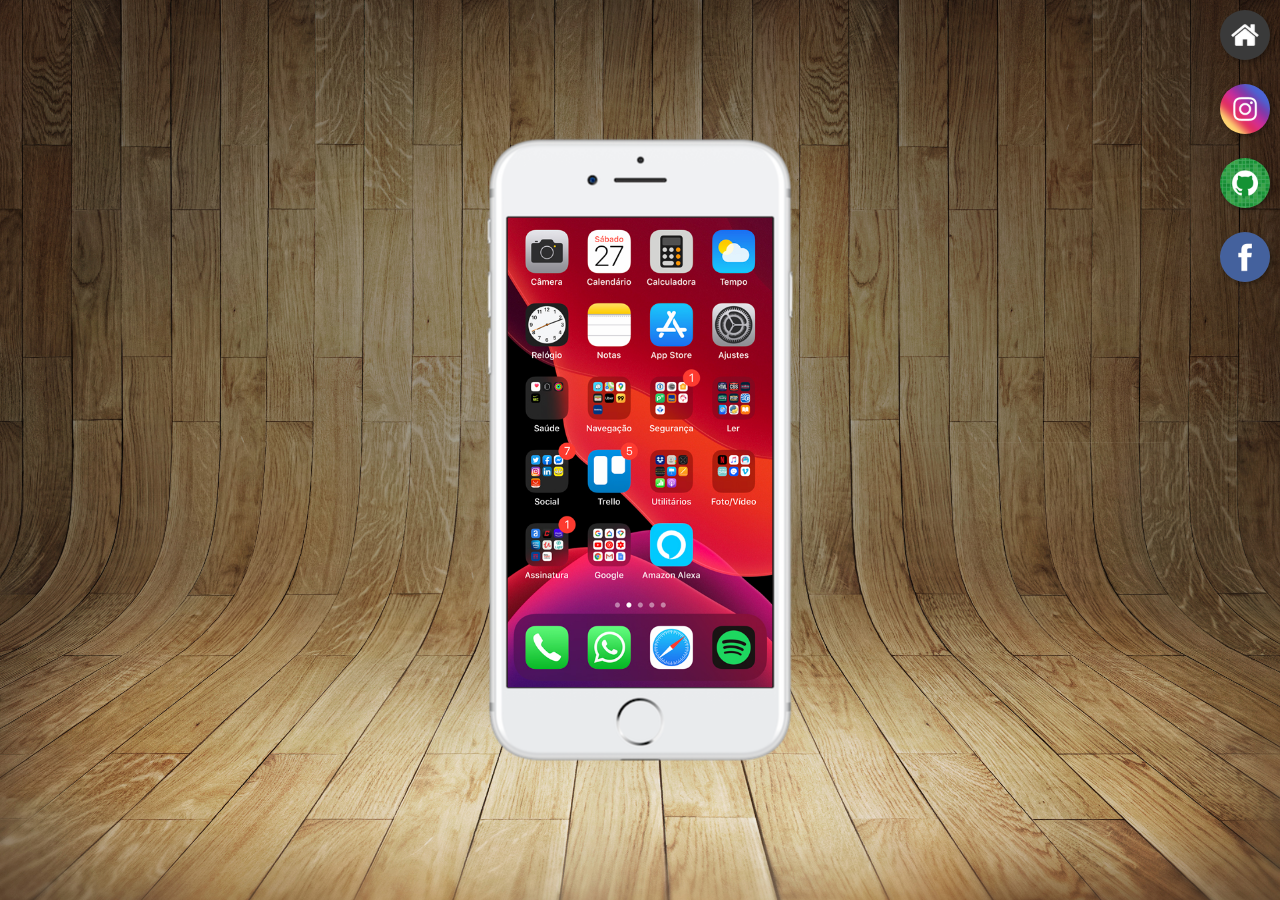
<file: index.html>
<!DOCTYPE html>
<html lang="pt-br">
<head>
    <meta charset="UTF-8">
    <meta http-equiv="X-UA-Compatible" content="IE=edge">
    <meta name="viewport" content="width=device-width, initial-scale=1.0">
    <title>Redes Sociais</title>
    <link rel="shortcut icon" href="imagens/favicon.ico" type="image/x-icon">
    <link rel="stylesheet" href="estilos/style.css">
</head>
<body>
    <main>
        <section id="telefone">
            <iframe src="home.html" frameborder="0" name="tela" id="tela"> Seu navegador não é compatível com isso.</iframe>
        </section>
        <section id="redes-sociais">
            <a href="home.html" target="tela"><img src="imagens/logo-home.jpg" alt="Home"></a><br>
            <a href="instagram.html" target="tela"><img src="imagens/logo-instagram.jpg" alt="Instagram"></a><br>
            <a href="github.html" target="tela"><img src="imagens/logo-github.jpg" alt="Github"></a><br>
            <a href="facebook.html" target="tela"><img src="imagens/logo-facebook.jpg" alt="facebook"></a>
        </section>

    </main>
    
</body>
</html>
</file>
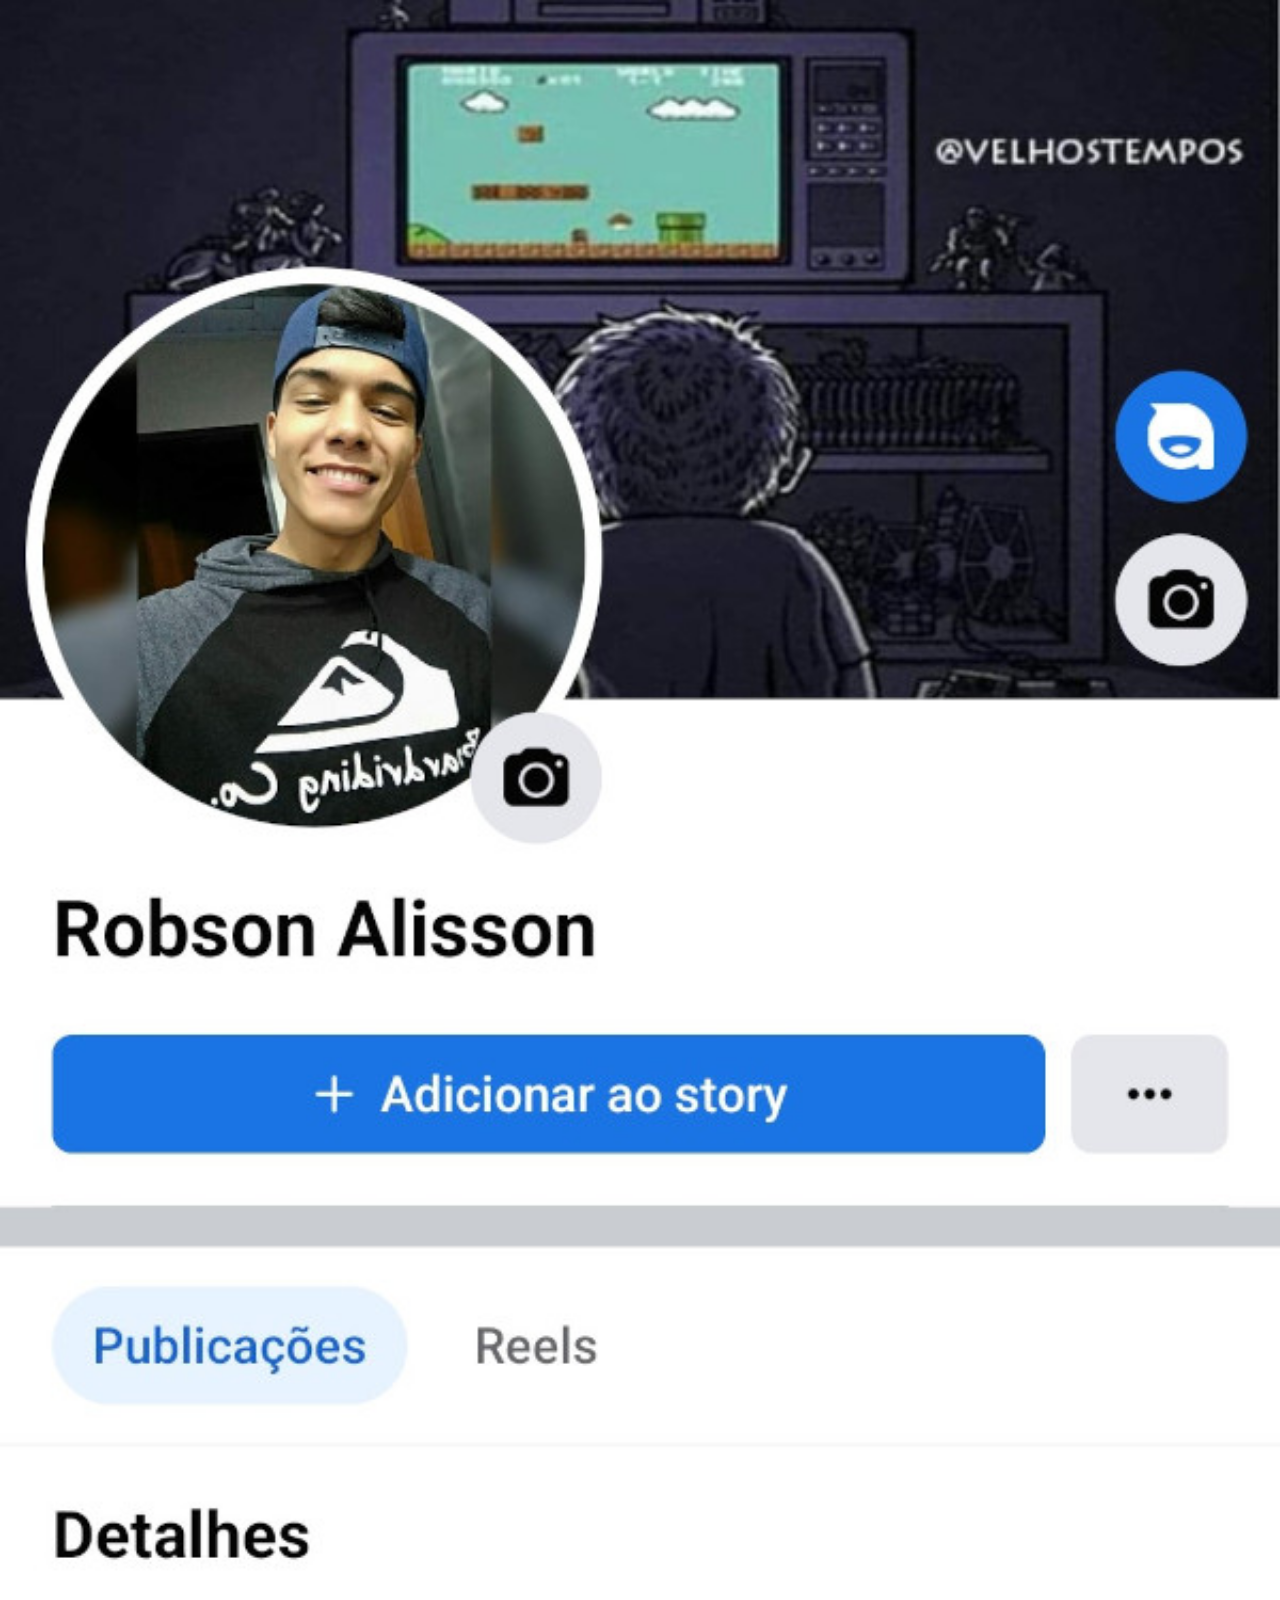
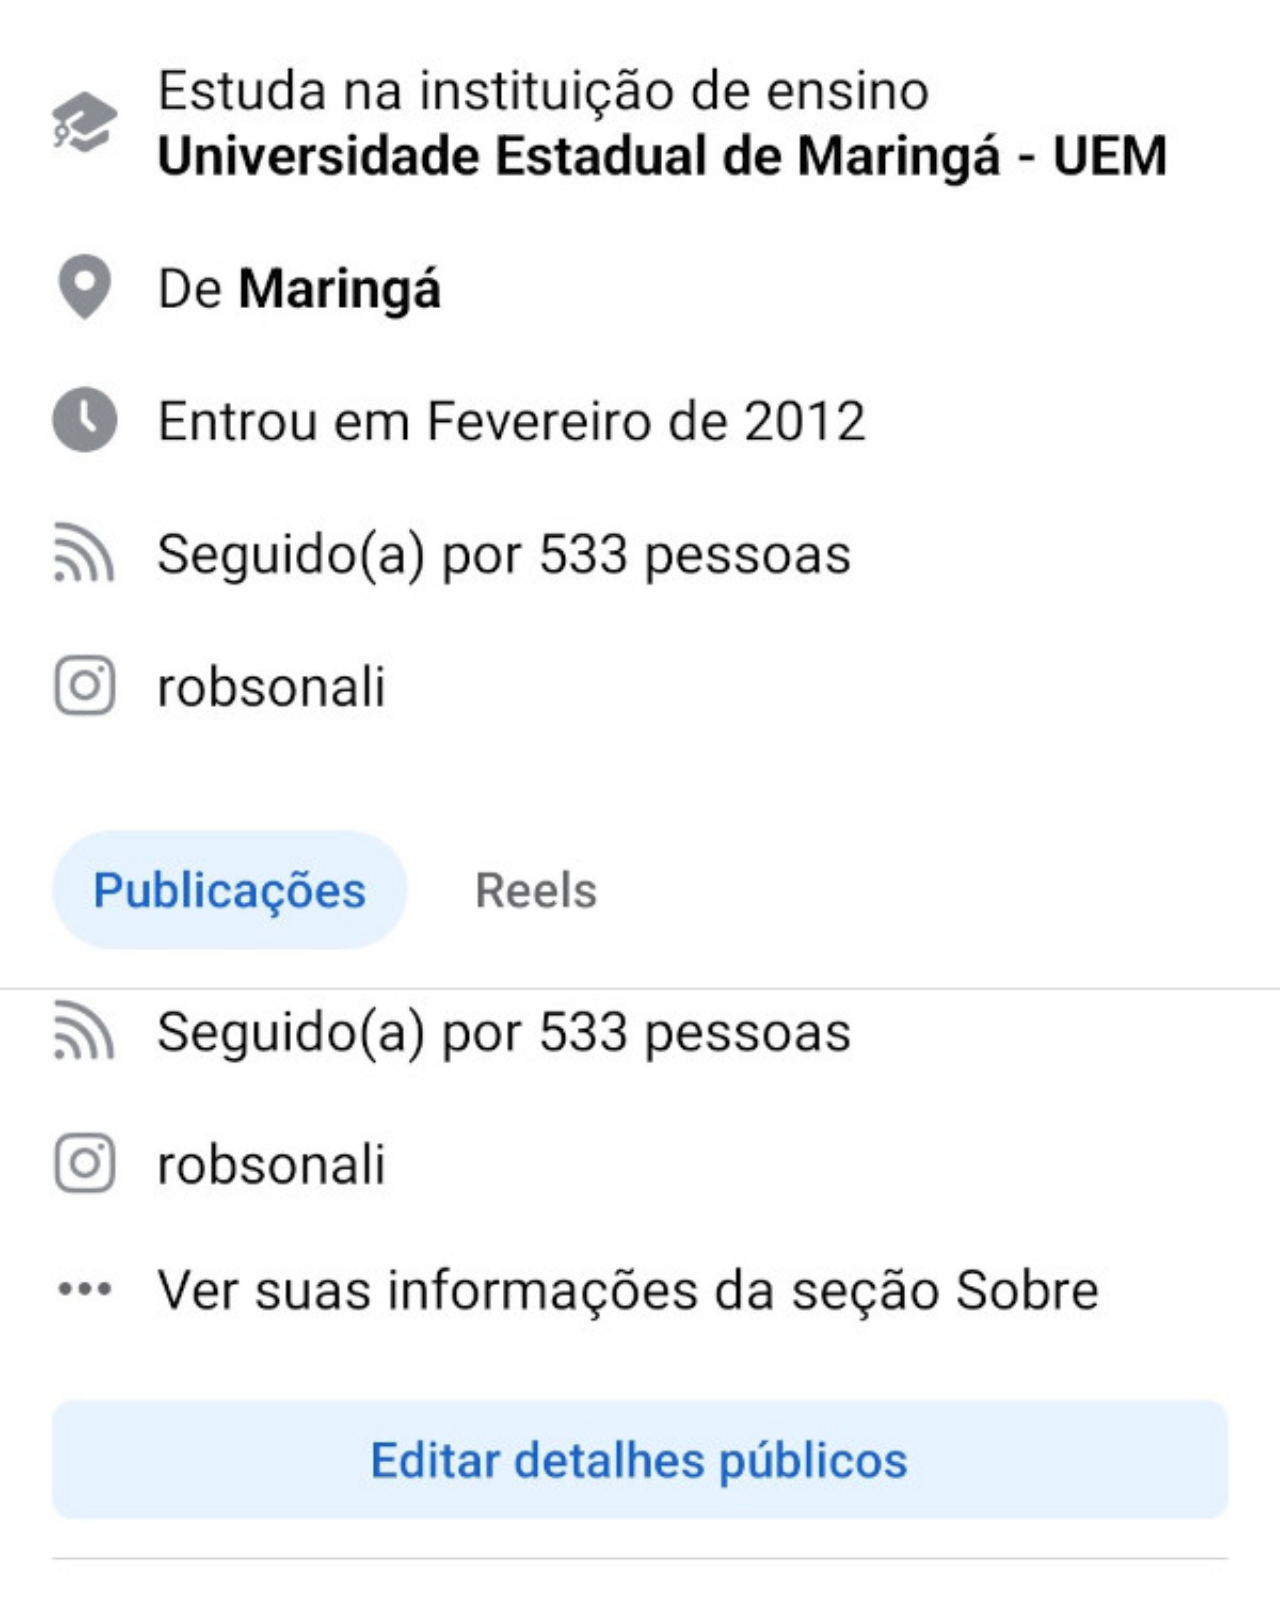
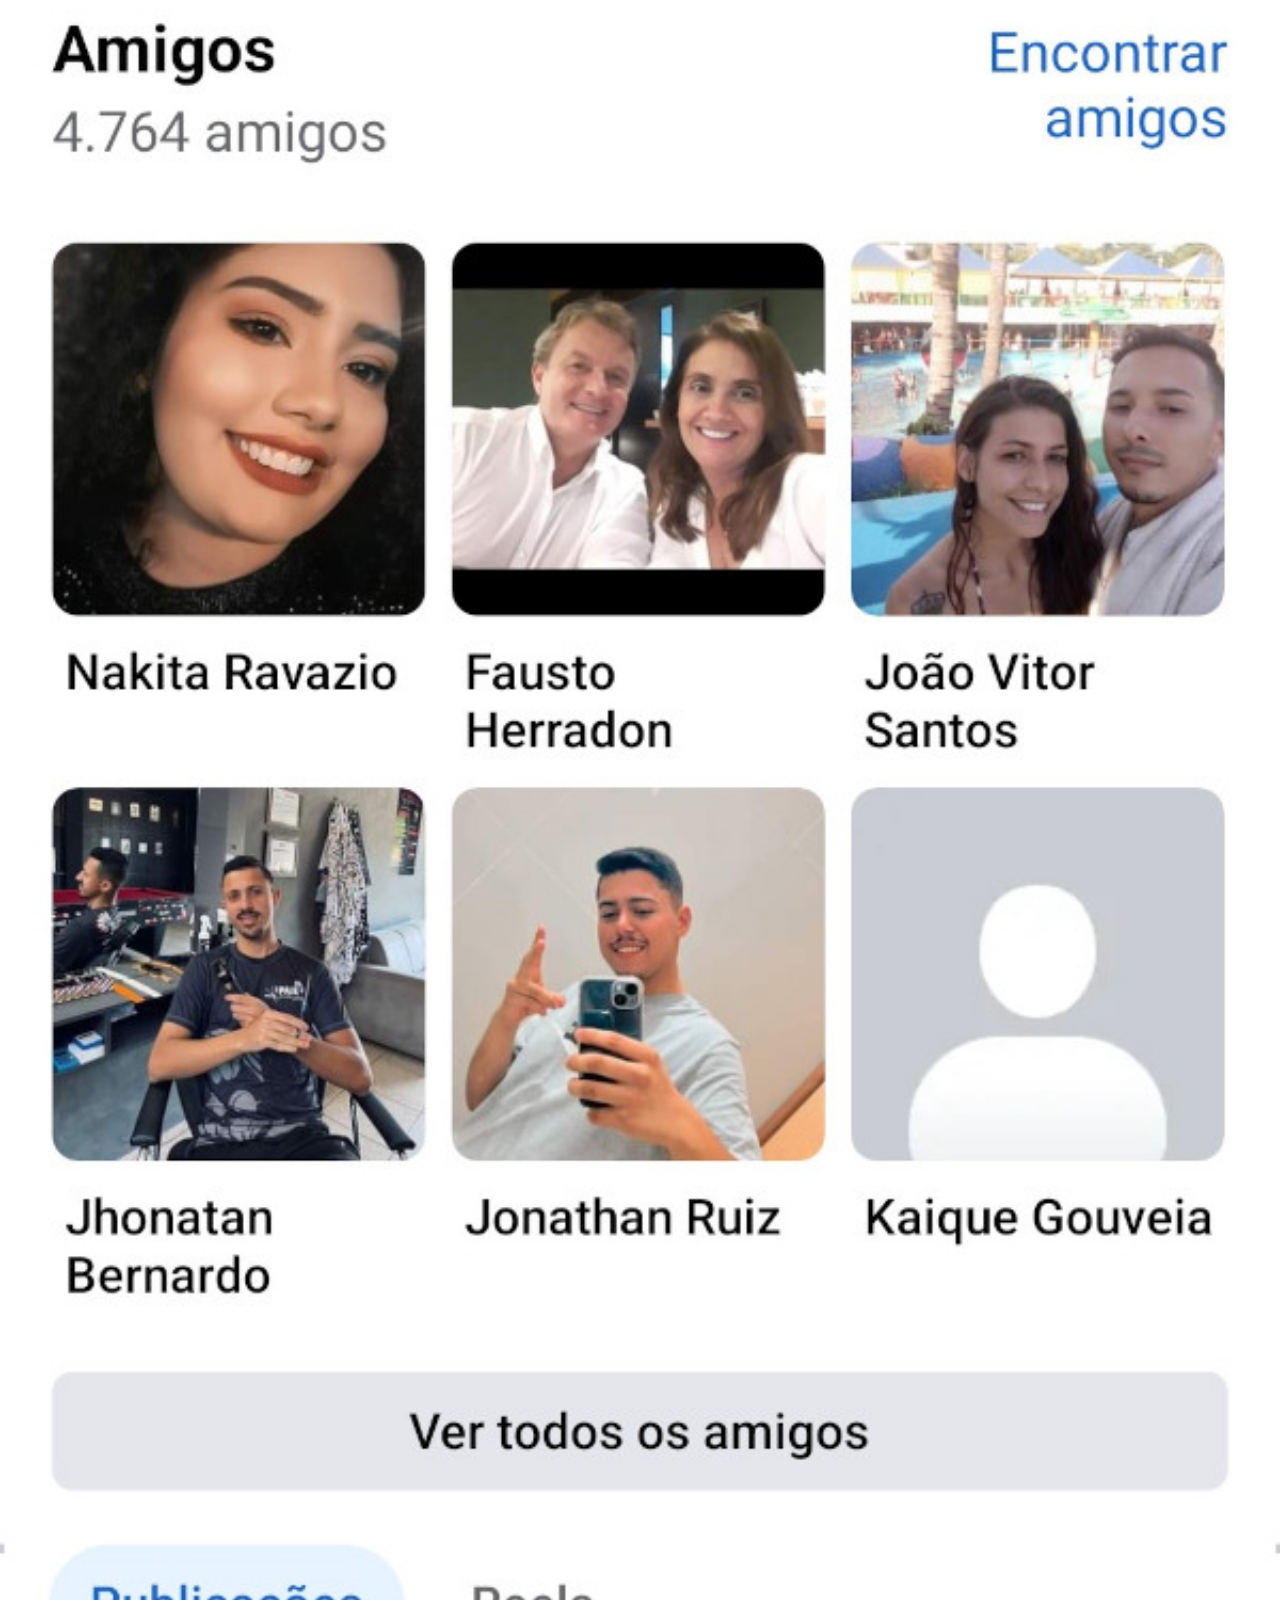
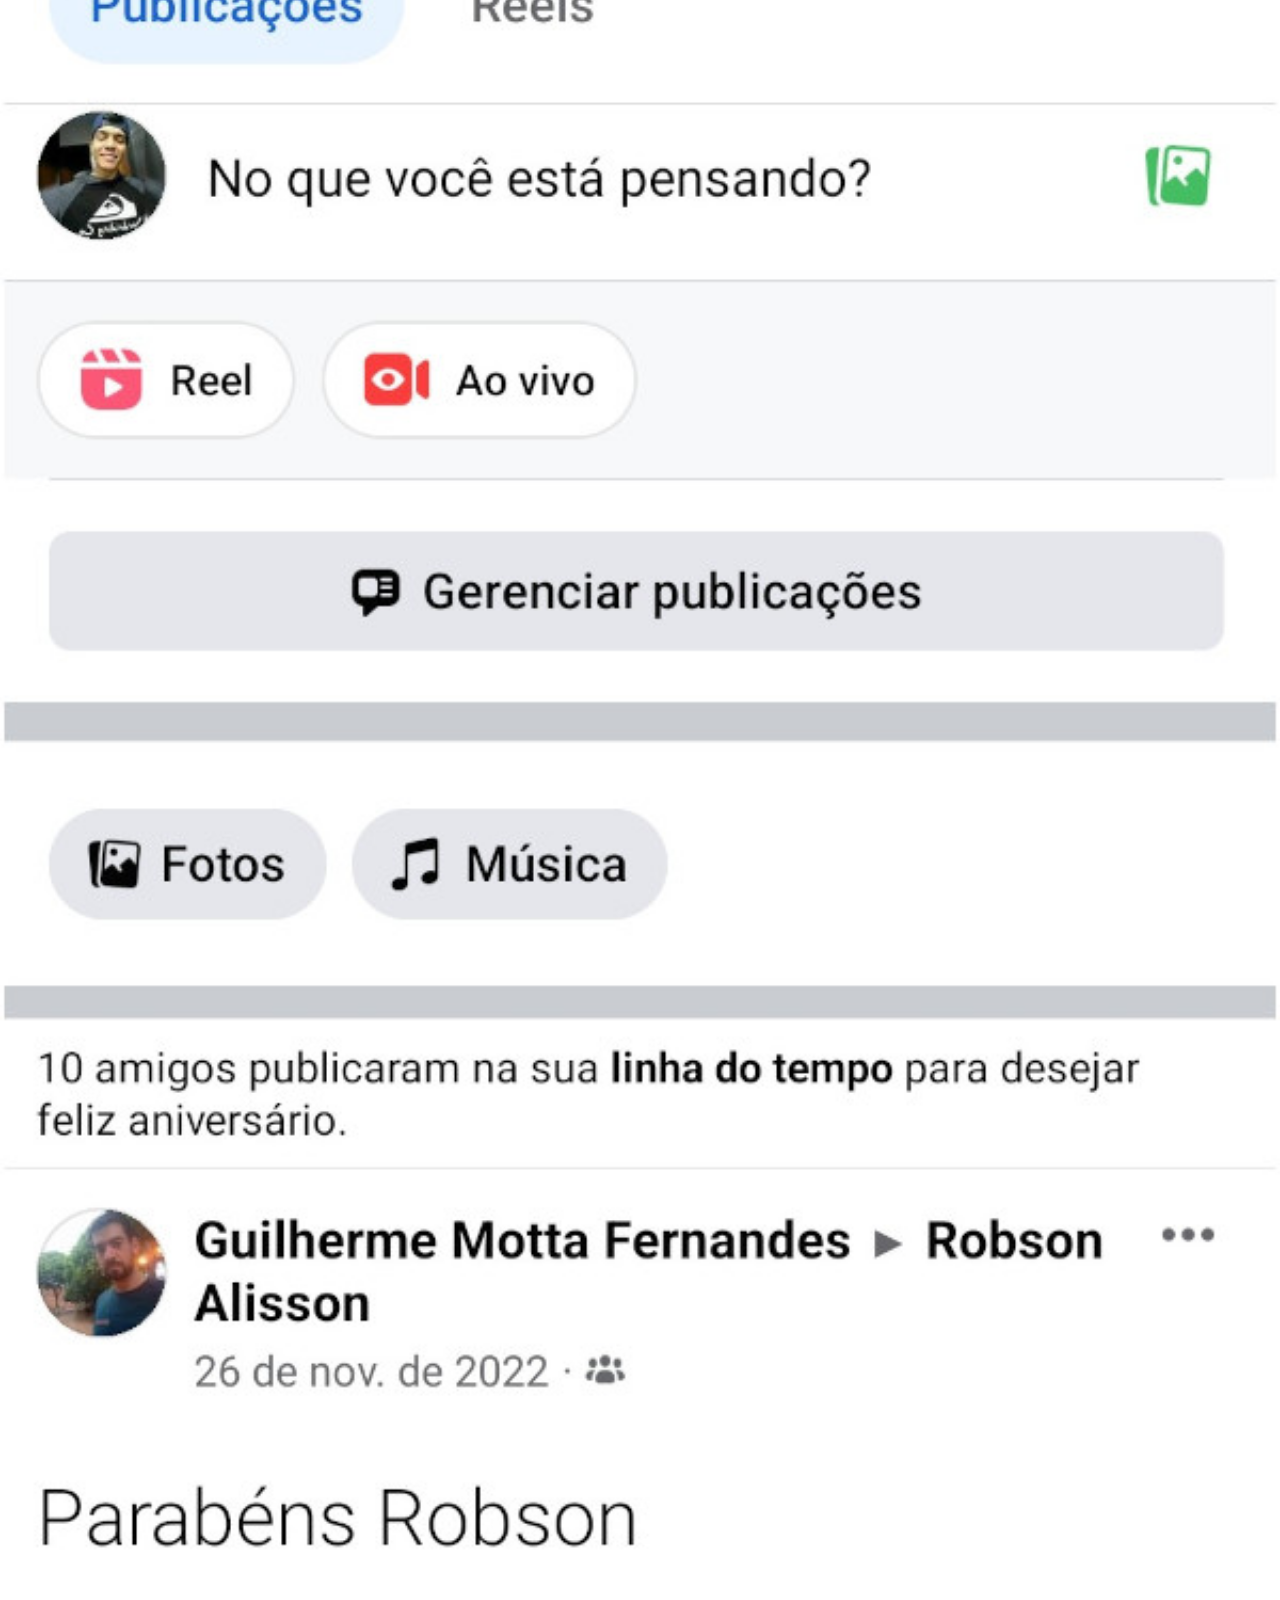
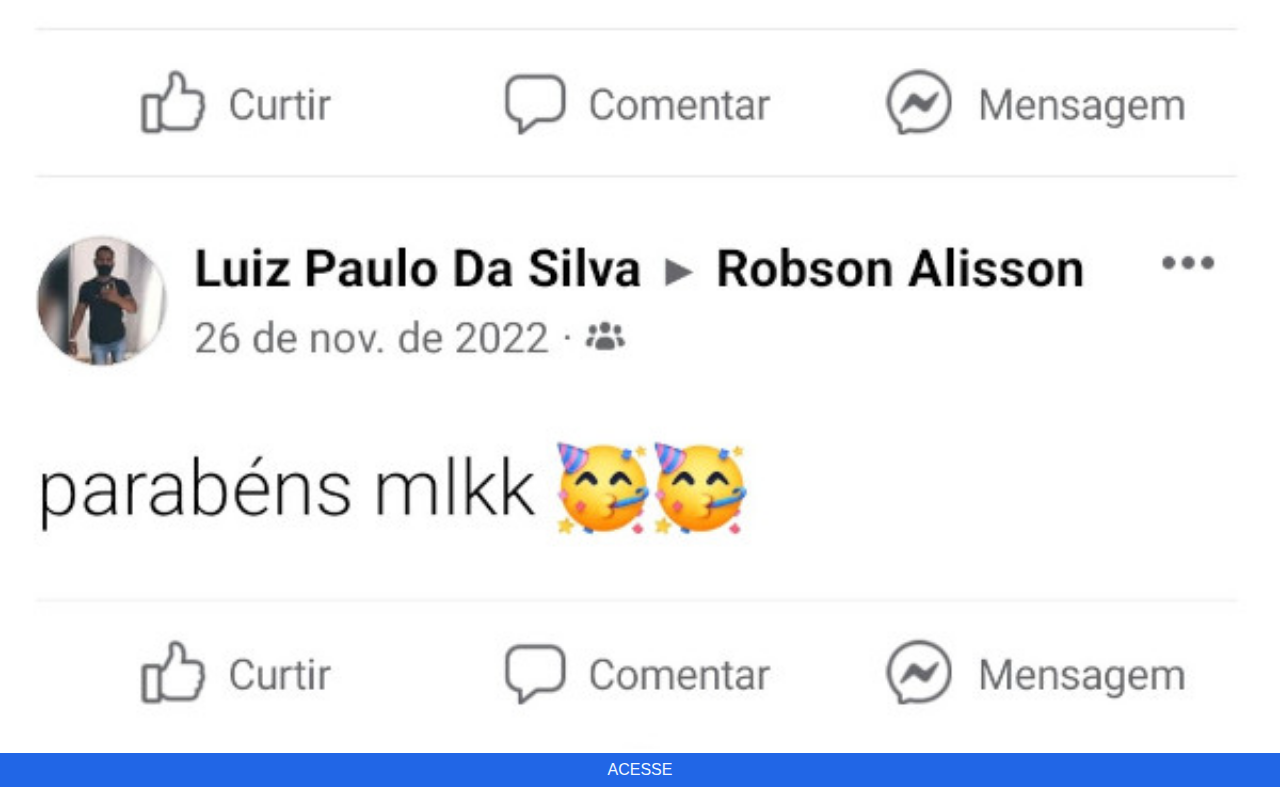
<file: facebook.html>
<!DOCTYPE html>
<html lang="pt-br">
<head>
    <meta charset="UTF-8">
    <meta http-equiv="X-UA-Compatible" content="IE=edge">
    <meta name="viewport" content="width=device-width, initial-scale=1.0">
    <title>Facebook</title>
   <link rel="stylesheet" href="estilos/style-social.css">
</head>
<body>
    <img src="imagens/face-tela.jpg" alt="Facebook">
    <a href="https://www.facebook.com/robson.alisson" target="_blank">ACESSE</a>
    
</body>
</html>
</file>
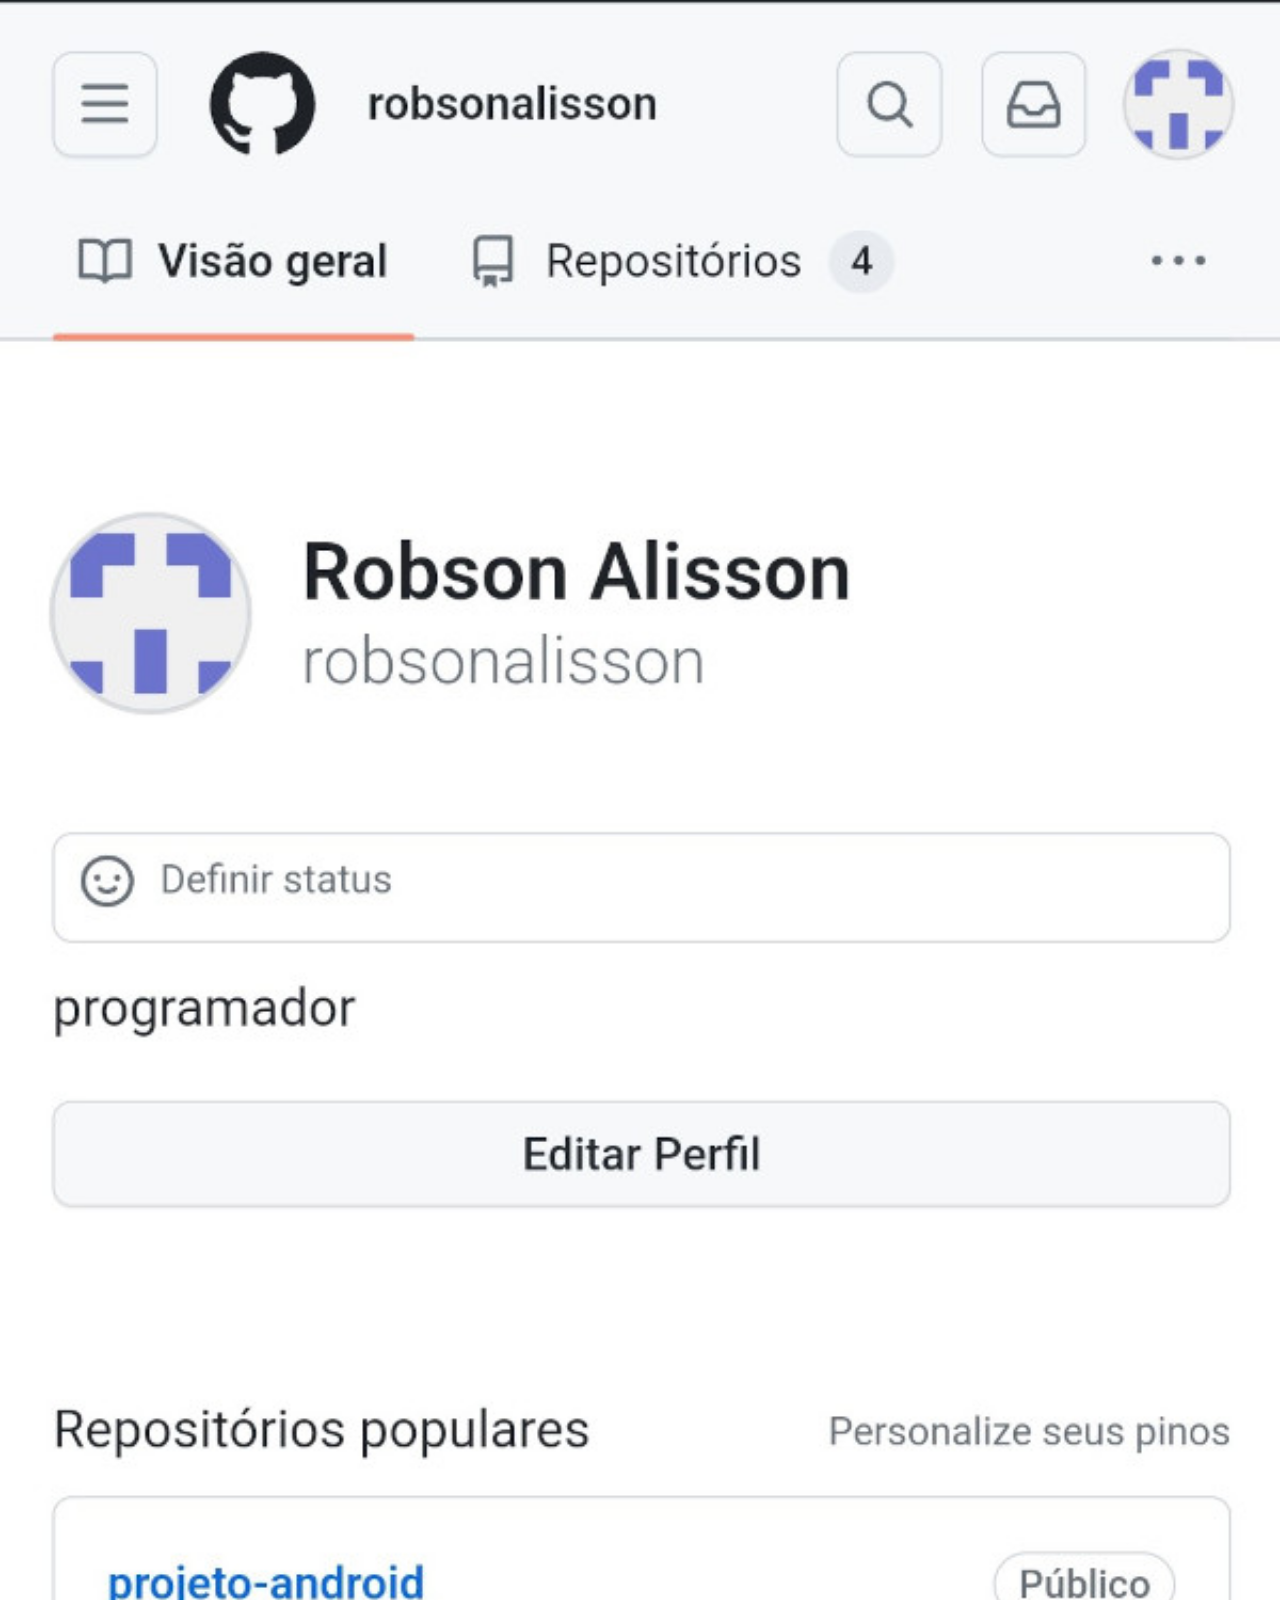
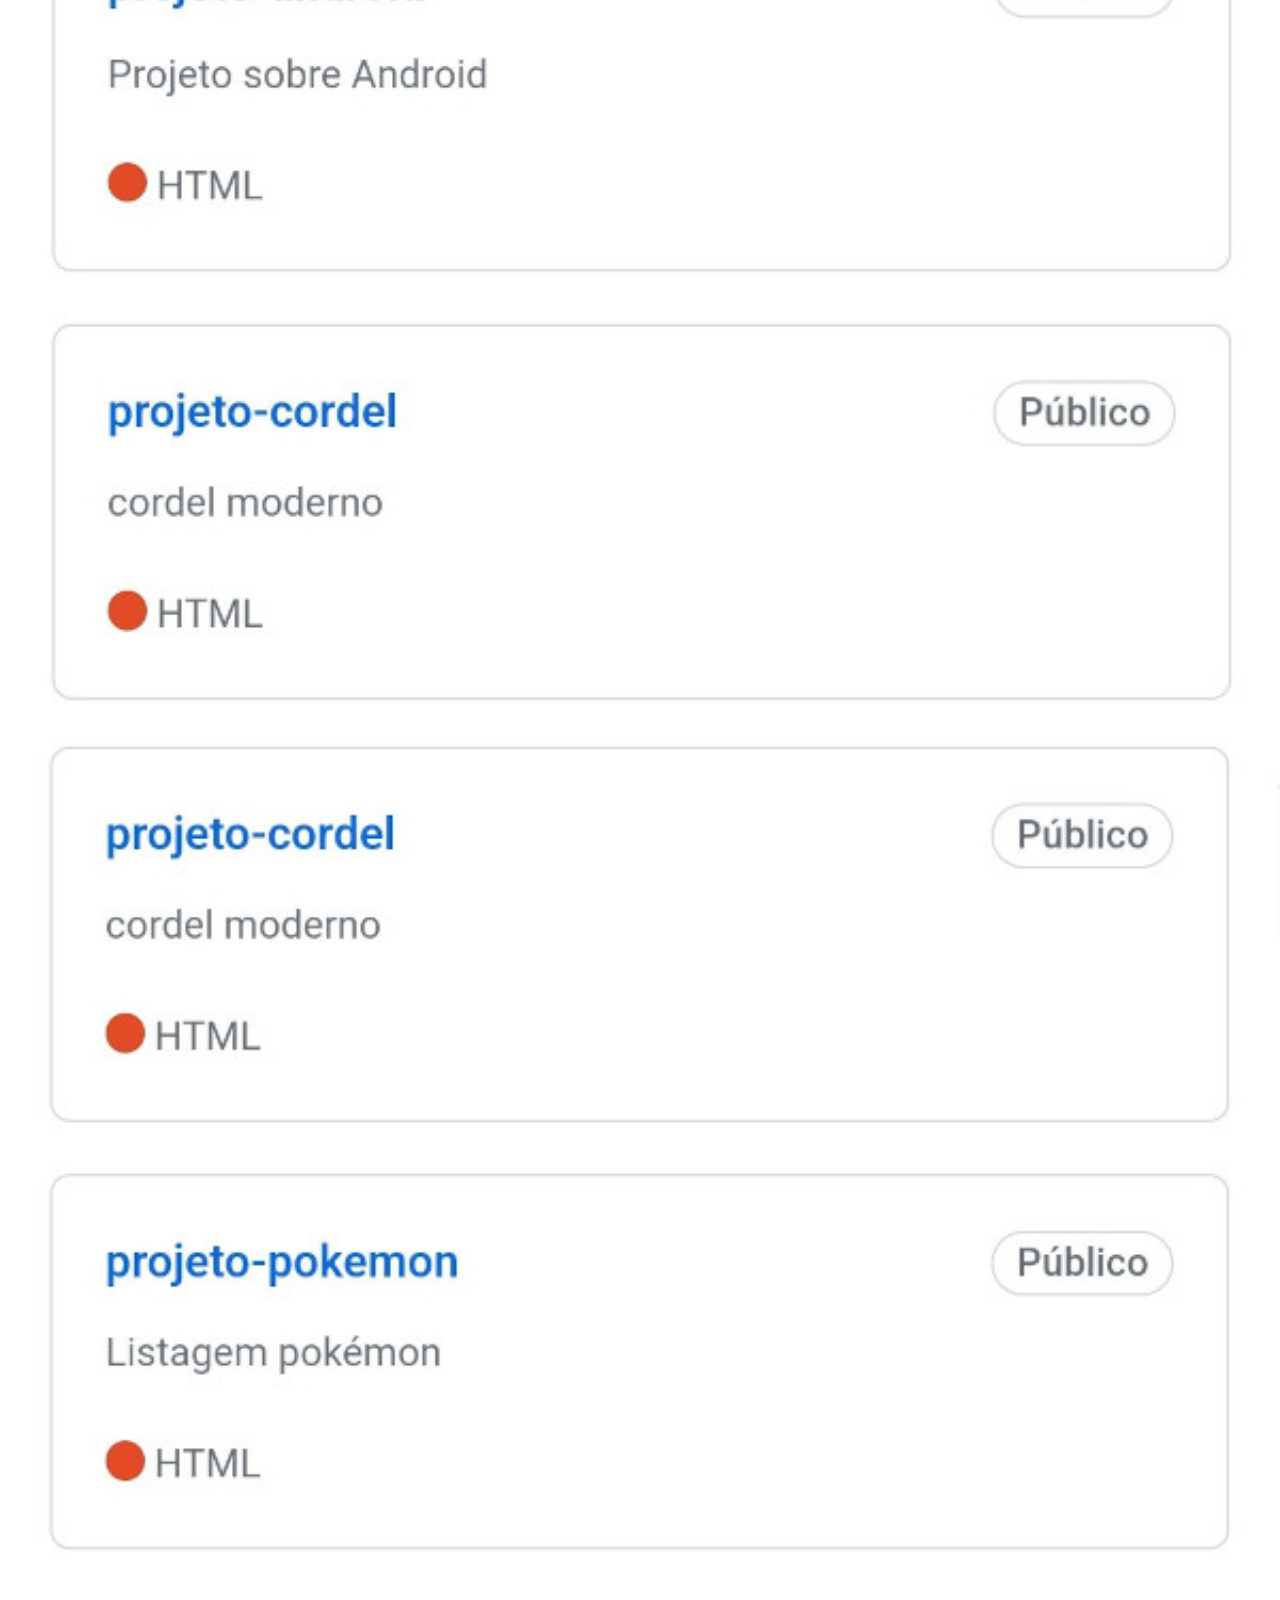
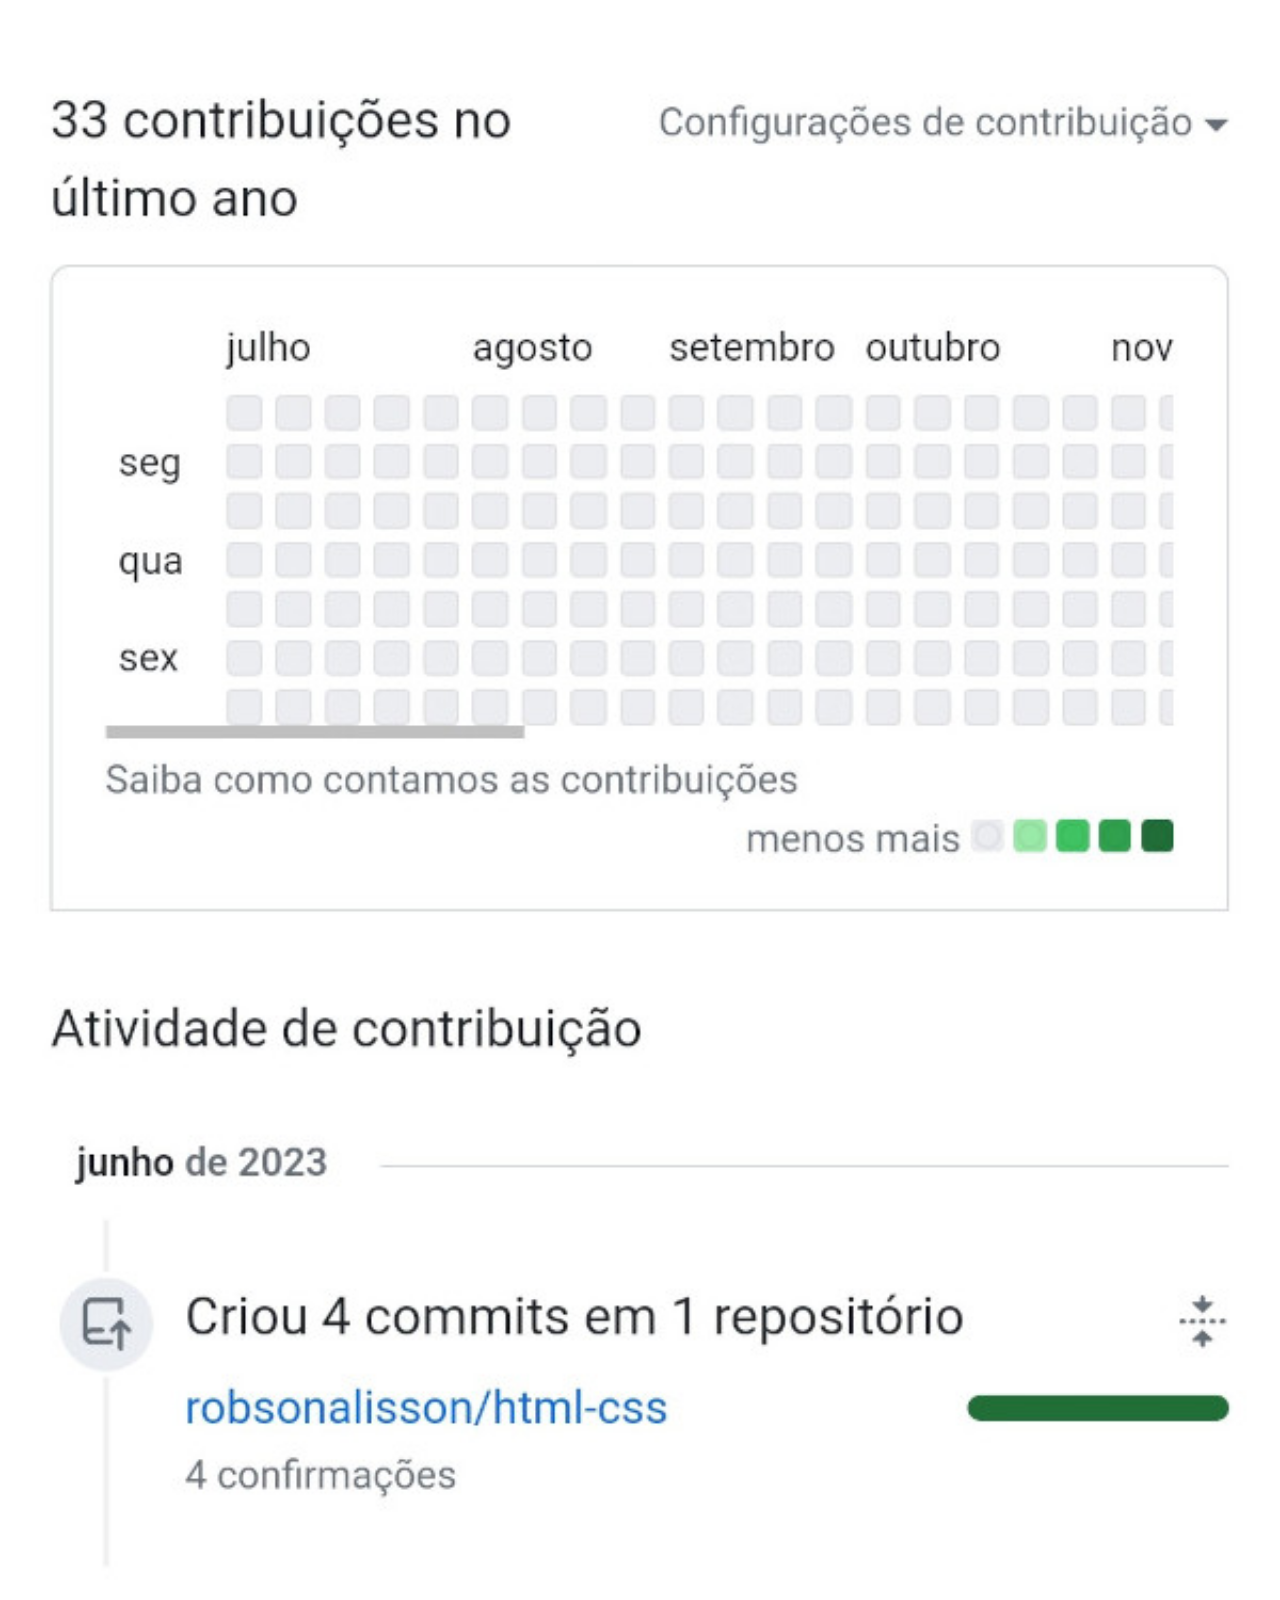
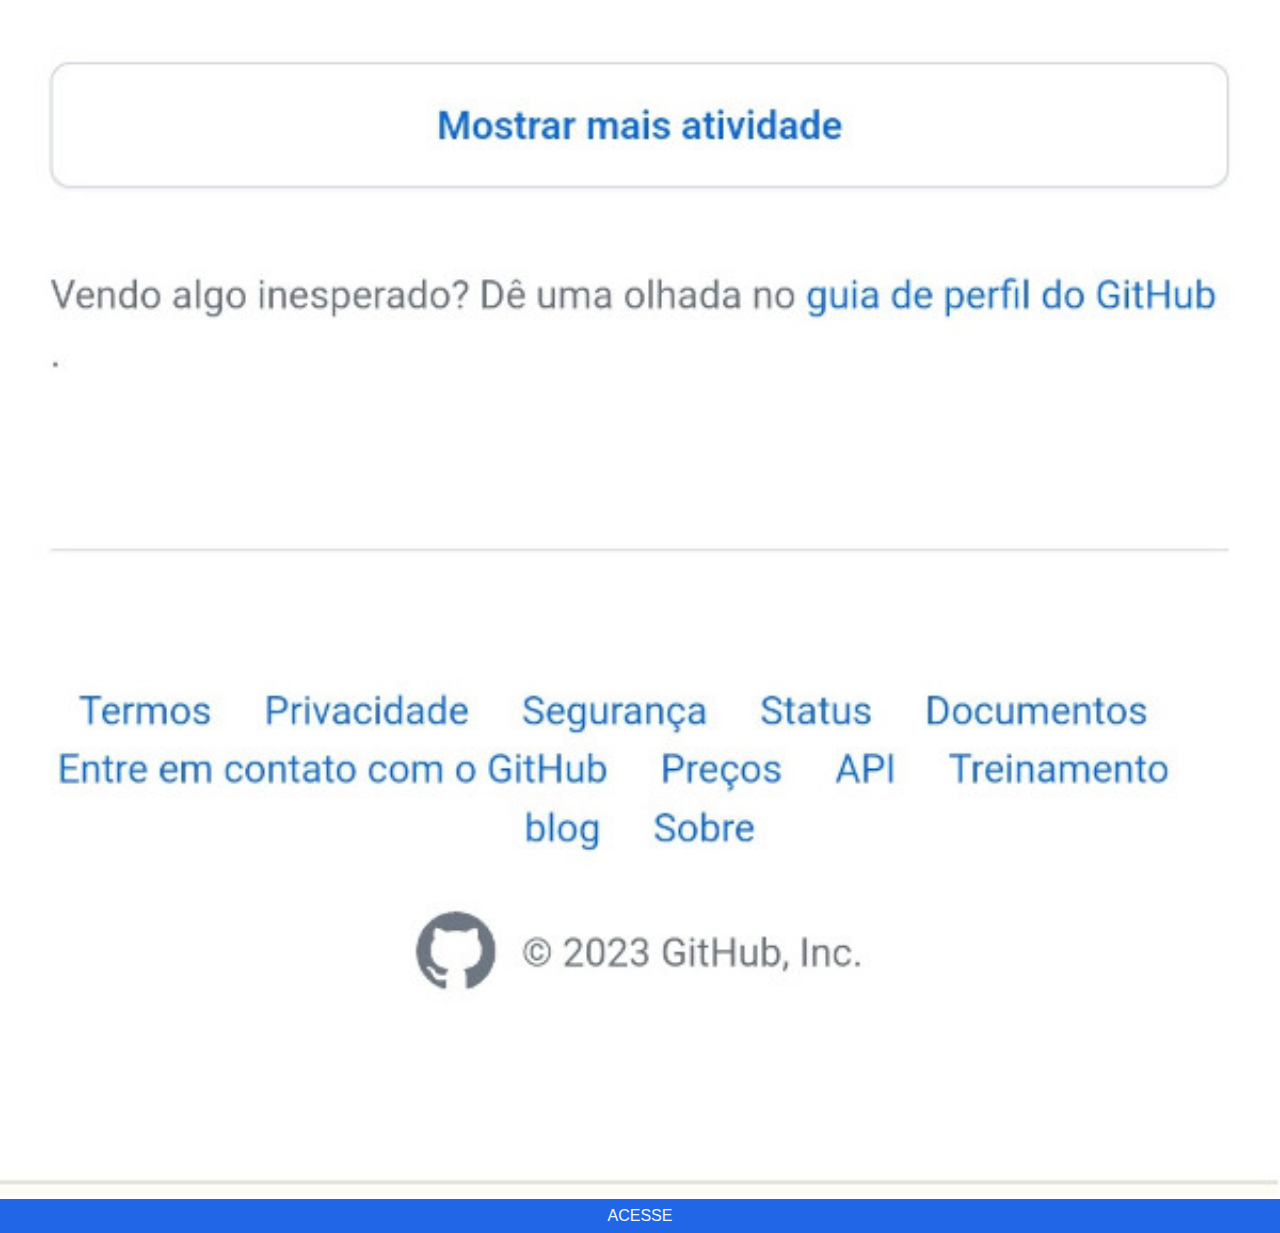
<file: github.html>
<!DOCTYPE html>
<html lang="en">
<head>
    <meta charset="UTF-8">
    <meta http-equiv="X-UA-Compatible" content="IE=edge">
    <meta name="viewport" content="width=device-width, initial-scale=1.0">
    <title>Document</title>
    <link rel="stylesheet" href="estilos/style-social.css">
</head>
<body>
    <img src="imagens/tela-git.jpg" alt="Github">
    <a href="https://github.com/robsonalisson" target="_blank">ACESSE</a>
    
    
</body>
</html>
</file>
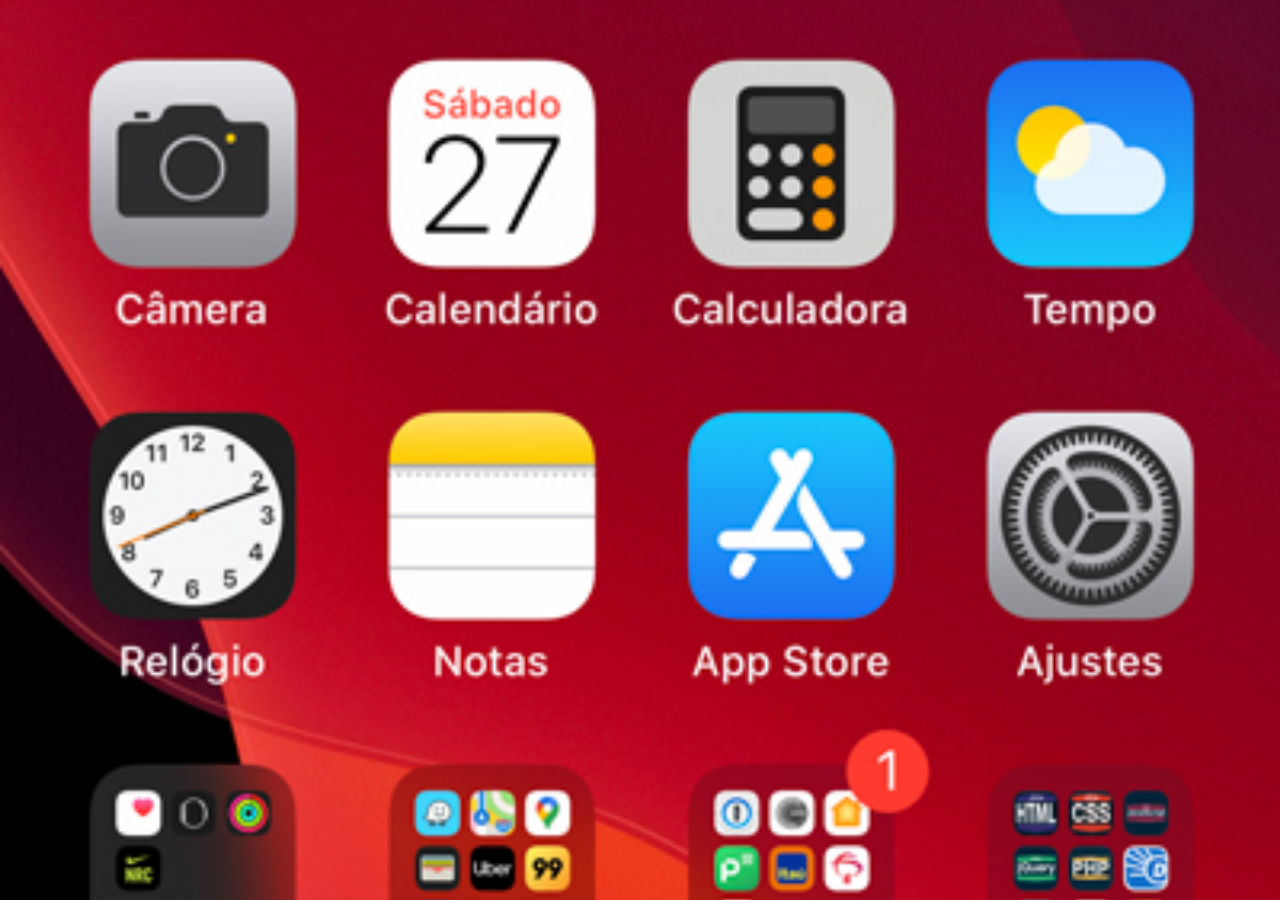
<file: home.html>
<!DOCTYPE html>
<html lang="pt-br">
<head>
    <meta charset="UTF-8">
    <meta http-equiv="X-UA-Compatible" content="IE=edge">
    <meta name="viewport" content="width=device-width, initial-scale=1.0">
    <title>Home</title>
    <style>
        *{
            margin: 0px;
            padding: 0px;
        }
        body{
            width: 100vw;
            height: 100vh;
            background: url(imagens/tela-home.jpg) no-repeat top center;
            background-size: cover;
        }



    </style>
</head>
<body>
    
</body>
</html>
</file>
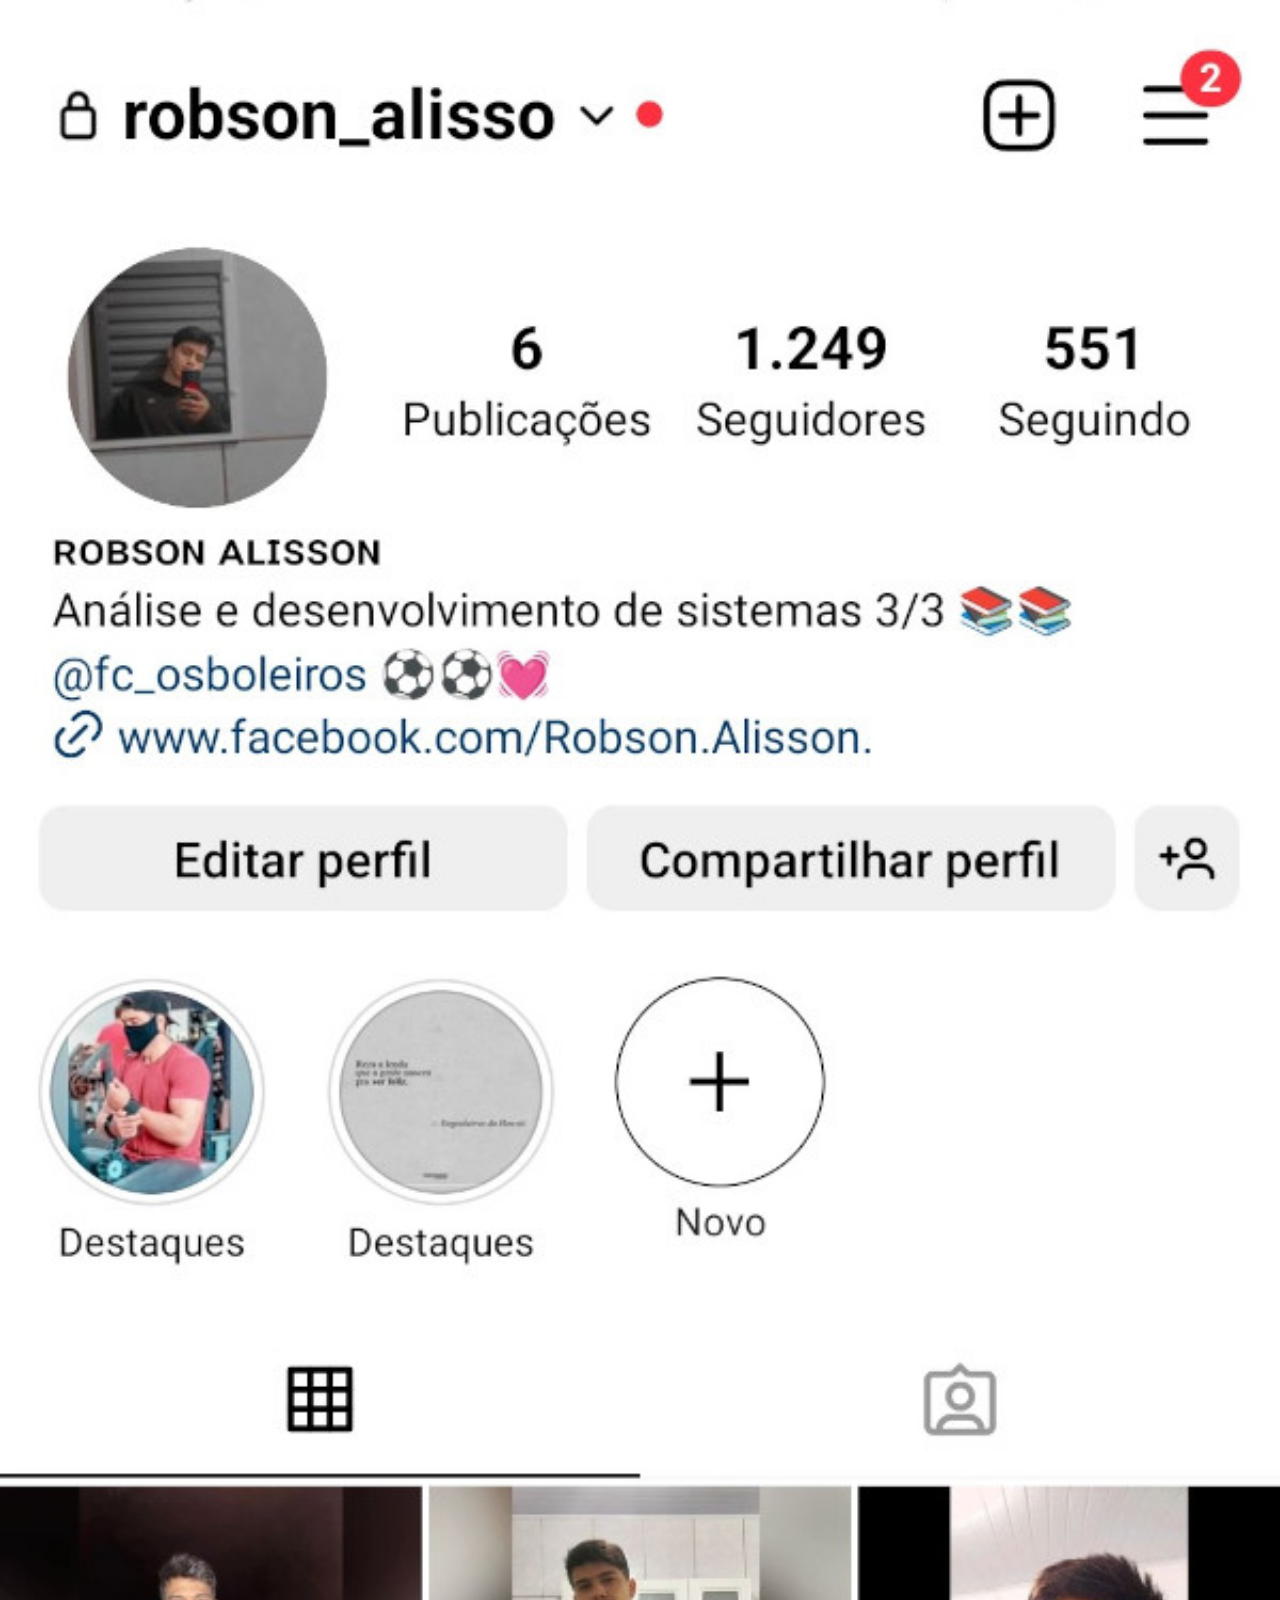
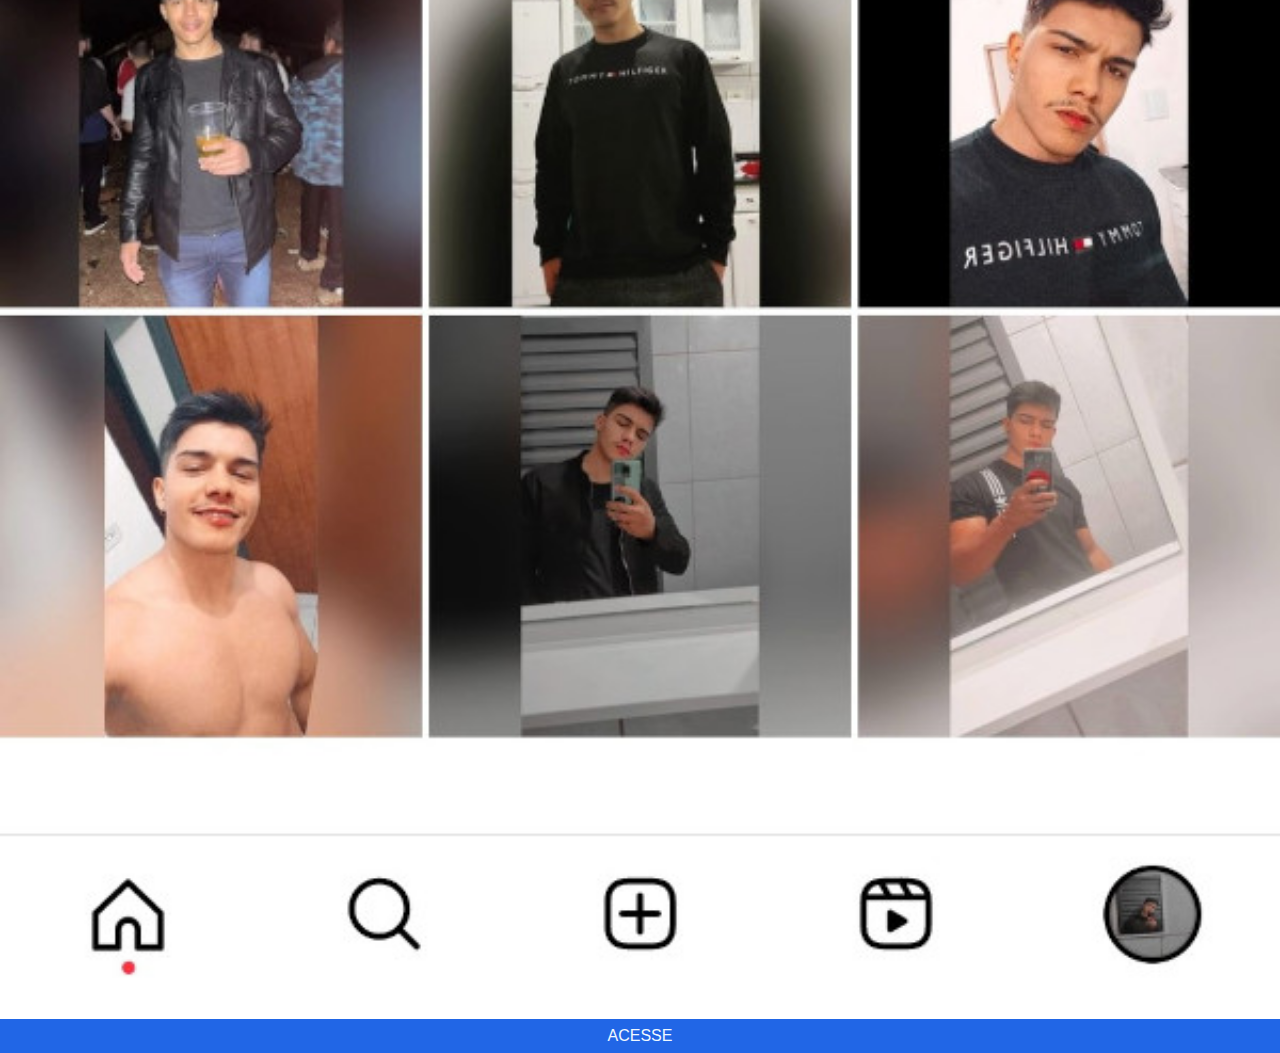
<file: instagram.html>
<!DOCTYPE html>
<html lang="en">
<head>
    <meta charset="UTF-8">
    <meta http-equiv="X-UA-Compatible" content="IE=edge">
    <meta name="viewport" content="width=device-width, initial-scale=1.0">
    <title>Document</title>
    <link rel="stylesheet" href="estilos/style-social.css">
    <style>
      
    </style>
</head>
<body>
    <img src="imagens/tela-insta.jpg" alt="Instagram">
    <a href="https://www.instagram.com/robson_alisso/" target="_blank">ACESSE</a>
    
    
</body>
</html>
</file>
<file: estilos/style.css>
@charset "UTF-8";
*{
    margin: 0px;
    padding: 0px;
}
html, body{
    height: 100vh;
    width: 100vw;
    background-color: black;
}
body{

    background: url(../imagens/fundo-madeira.jpg) no-repeat top center; 
    background-size: cover;
    background-attachment: fixed;
}
main{
    position: relative;
    height: 100vh;
    
}
section#telefone{
    position: absolute;
    width: 311px;
    height: 627px;                                                                                                                                                                                                                                                                                                                                                                                                                                                   
    top: 50%;
    left: 50%;
    transform: translate(-50%,-50%);
    background: url(../imagens/frame-iphone.png) no-repeat;
}
iframe#tela{
    
    position: relative;
    left: 23px;
    top: 81px;
    width: 265px;
    height: 470px;
}
section#redes-sociais{
    text-align: right;
}
section#redes-sociais img{
    margin: 10px;
    width: 50px;
    border-radius: 50%;
    box-shadow: 2px 2px 5px #0000005d;
    box-sizing: border-box;
}
section#redes-sociais img:hover{
    border: 1px solid white;
    transform: translate(-3px,-3px); 
    box-shadow: 5px 5px 10px rgba(0, 0, 0, 0.719);
    transition: transform -3;
}
</file>
<file: estilos/style-social.css>
@charset "UTF-8";
*{
    margin: 0px;
    padding: 0px;
    font-family: Arial, Helvetica, sans-serif;
}
 ::-webkit-scrollbar { 
    width: 0;
    height: 0;
}
img{
   width: 100vw;
   
}
a{
    display: block;
    background-color: rgb(33, 102, 230);
    text-align: center;
    color: aliceblue;
    padding: 8px;
    text-decoration: none;
}
a:hover{
    background-color: rgb(121, 160, 235);
    color: white;
    text-decoration: none;
}
</file>
